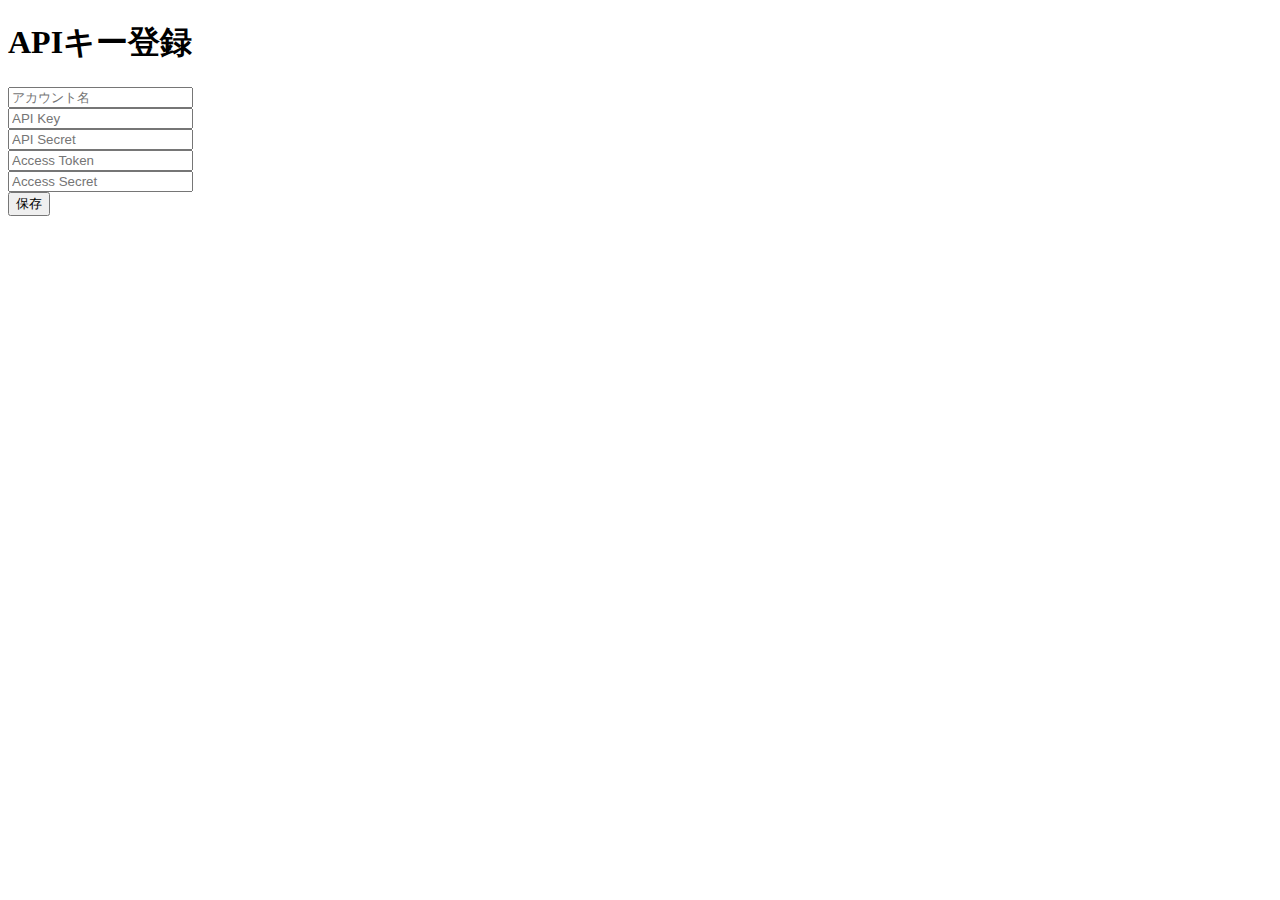
<file: static/index.html>
<!DOCTYPE html>
<html lang="ja">
<head>
    <meta charset="UTF-8">
    <title>X Bot Setup</title>
</head>
<body>
    <h1>APIキー登録</h1>
    <form id="accountForm">
        <input type="text" id="name" placeholder="アカウント名" required><br>
        <input type="text" id="api_key" placeholder="API Key" required><br>
        <input type="text" id="api_secret" placeholder="API Secret" required><br>
        <input type="text" id="access_token" placeholder="Access Token" required><br>
        <input type="text" id="access_secret" placeholder="Access Secret" required><br>
        <button type="submit">保存</button>
    </form>

    <script>
        document.getElementById('accountForm').onsubmit = async (e) => {
            e.preventDefault();
            const data = {
                name: document.getElementById('name').value,
                api_key: document.getElementById('api_key').value,
                api_secret: document.getElementById('api_secret').value,
                access_token: document.getElementById('access_token').value,
                access_token_secret: document.getElementById('access_secret').value
            };

            const res = await fetch('/accounts', {
                method: 'POST',
                headers: { 'Content-Type': 'application/json' },
                body: JSON.stringify(data)
            });
            
            if (res.ok) alert('保存しました！');
        };
    </script>
</body>
</html>
</file>
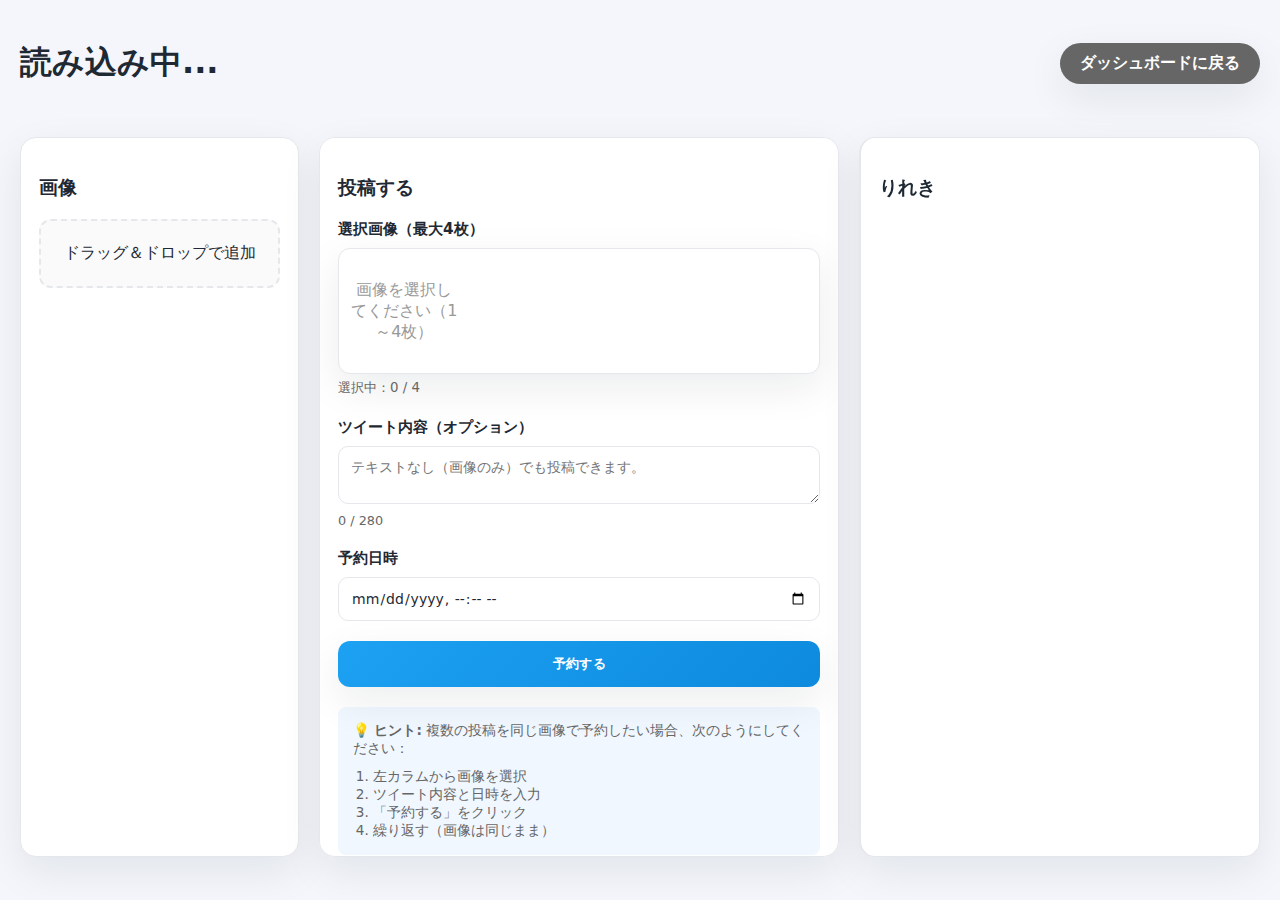
<file: static/account_detail.html>
<!DOCTYPE html>
<html lang="ja">
<head>
    <meta charset="UTF-8">
    <title>投稿管理 - X Manager</title>
    <link rel="stylesheet" href="style.css">
</head>
<body>
    <div class="container">
        <header>
            <h1 id="account-name">読み込み中...</h1>
            <a href="index.html" class="btn-add" style="background:#666;">ダッシュボードに戻る</a>
        </header>

        <div class="container-3col">
            <aside class="column images-col">
                <h3>画像</h3>
                <div id="drop-zone">ドラッグ＆ドロップで追加</div>
                <div id="image-gallery" class="gallery"></div>
            </aside>

            <main class="column form-col">
                <h3>投稿する</h3>
                
                <div class="form-group">
                    <label>選択画像（最大4枚）</label>
                    <div id="selected-image-preview" class="image-preview-multi">
                        <p style="color:#999; margin:0; text-align:center;">画像を選択してください（1～4枚）</p>
                    </div>
                    <small style="color:#666; display:block; margin-top:5px;" id="image-count">選択中：0 / 4</small>
                </div>
                
                <form id="tweetForm">
                    <div class="form-group">
                        <label for="content">ツイート内容（オプション）</label>
                        <textarea id="content" placeholder="テキストなし（画像のみ）でも投稿できます。"></textarea>
                        <small id="char-count">0 / 280</small>
                    </div>
                    
                    <div class="form-group">
                        <label for="scheduled_at">予約日時</label>
                        <input type="datetime-local" id="scheduled_at" required>
                    </div>
                    
                    <button type="submit" class="btn-save">予約する</button>
                </form>
                
                <div style="margin-top:20px; padding:15px; background:#f0f7ff; border-radius:8px;">
                    <p style="margin:0 0 10px 0; font-size:0.85em; color:#666;">
                        💡 <strong>ヒント:</strong> 複数の投稿を同じ画像で予約したい場合、次のようにしてください：
                    </p>
                    <ol style="margin:0; padding-left:20px; font-size:0.85em; color:#666;">
                        <li>左カラムから画像を選択</li>
                        <li>ツイート内容と日時を入力</li>
                        <li>「予約する」をクリック</li>
                        <li>繰り返す（画像は同じまま）</li>
                    </ol>
                </div>
            </main>

            <aside class="column history-col">
                <h3>りれき</h3>
                <div id="combined-timeline"></div>
            </aside>
        </div>
    </div>
    <script src="app.js"></script>
    <script>
        // このページが開かれた時に実行
        const urlParams = new URLSearchParams(window.location.search);
        const accountId = urlParams.get('id');
        if (accountId) {
            loadAccountDetail(accountId);
        }
    </script>
</body>
</html>
</file>
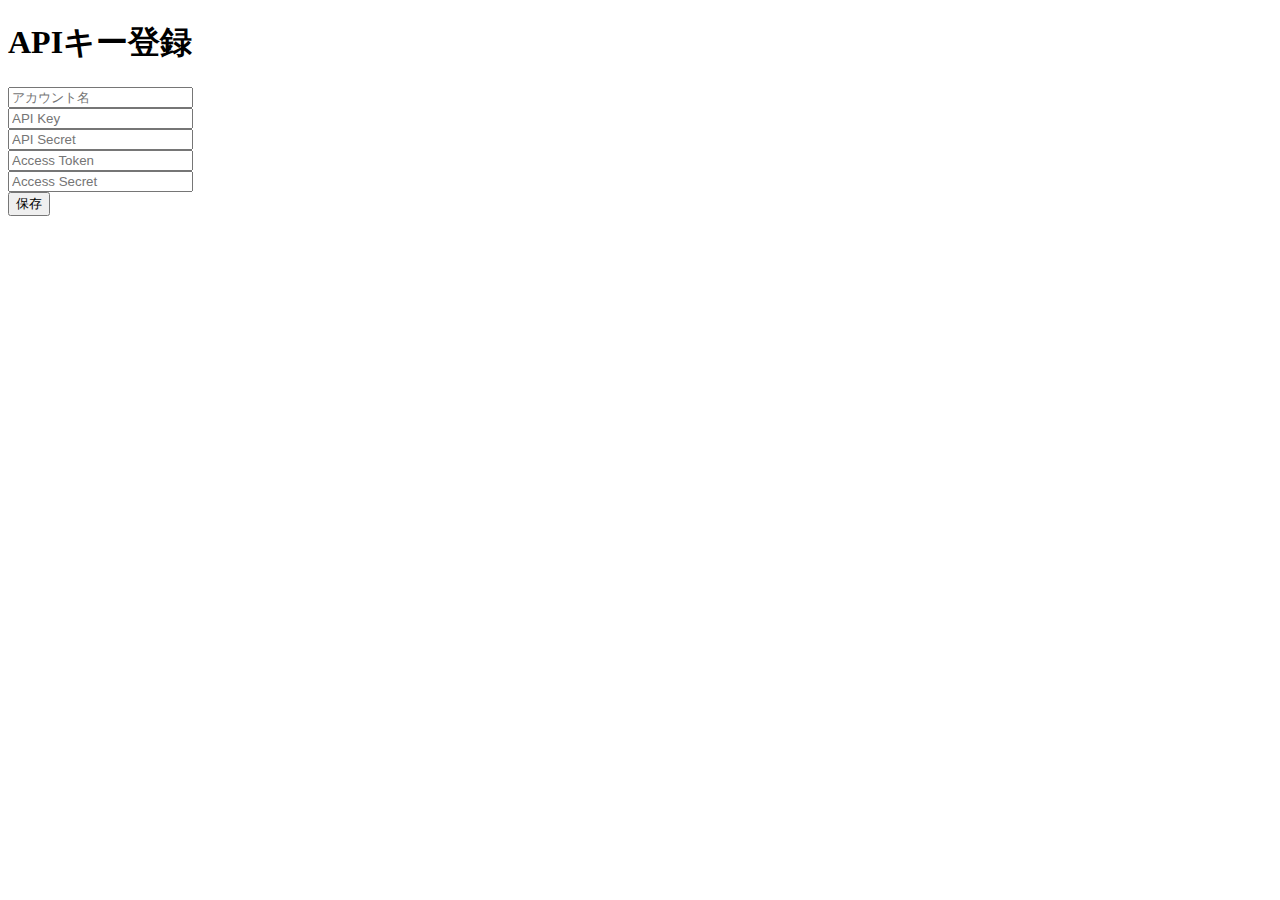
<file: static/edit_account.html>
<!DOCTYPE html>
<html lang="ja">

<head>
    <meta charset="UTF-8">
    <title>アカウント編集</title>
    <link rel="stylesheet" href="style.css?v=2">
</head>

<body>
    <div class="container" style="max-width: 400px;">
        <header style="display:flex; justify-content:space-between; align-items:center; margin-bottom:12px;">
            <h2 style="margin:0;">アカウント編集</h2>
            <button id="themeToggle" class="btn-ghost" type="button">🌙 ダーク</button>
        </header>
        <form id="editForm">
            <div class="form-group">
                <input type="text" id="name" name="name" placeholder="アカウント名" required>
            </div>
            <div class="form-group">
                <div style="display: flex; align-items: center; gap: 8px;">
                    <input type="password" id="api_key" name="api_key" placeholder="API Key (変更しない場合は空白)"
                        style="flex: 1;">
                    <button type="button" class="toggle-btn"
                        onclick="togglePasswordVisibility('api_key', this)">🙈</button>
                </div>
            </div>
            <div class="form-group">
                <div style="display: flex; align-items: center; gap: 8px;">
                    <input type="password" id="api_secret" name="api_secret" placeholder="API Secret (変更しない場合は空白)"
                        style="flex: 1;">
                    <button type="button" class="toggle-btn"
                        onclick="togglePasswordVisibility('api_secret', this)">🙈</button>
                </div>
            </div>
            <div class="form-group">
                <div style="display: flex; align-items: center; gap: 8px;">
                    <input type="password" id="access_token" name="access_token" placeholder="Access Token (変更しない場合は空白)"
                        style="flex: 1;">
                    <button type="button" class="toggle-btn"
                        onclick="togglePasswordVisibility('access_token', this)">🙈</button>
                </div>
            </div>
            <div class="form-group">
                <div style="display: flex; align-items: center; gap: 8px;">
                    <input type="password" id="access_token_secret" name="access_token_secret"
                        placeholder="Access Secret (変更しない場合は空白)" style="flex: 1;">
                    <button type="button" class="toggle-btn"
                        onclick="togglePasswordVisibility('access_token_secret', this)">🙈</button>
                </div>
            </div>
            <p style="color: #666; font-size: 0.9em; margin: 10px 0;">
                💡 APIキーを変更しない場合は、該当フィールドを空白のままにしてください
            </p>
            <button type="submit" class="btn-save">更新する</button>
            <p style="text-align: center;"><a href="index.html">戻る</a></p>
        </form>
    </div>
    <script src="app.js?v=2"></script>
    <script src="edit_account.js"></script>
</body>

</html>
</file>
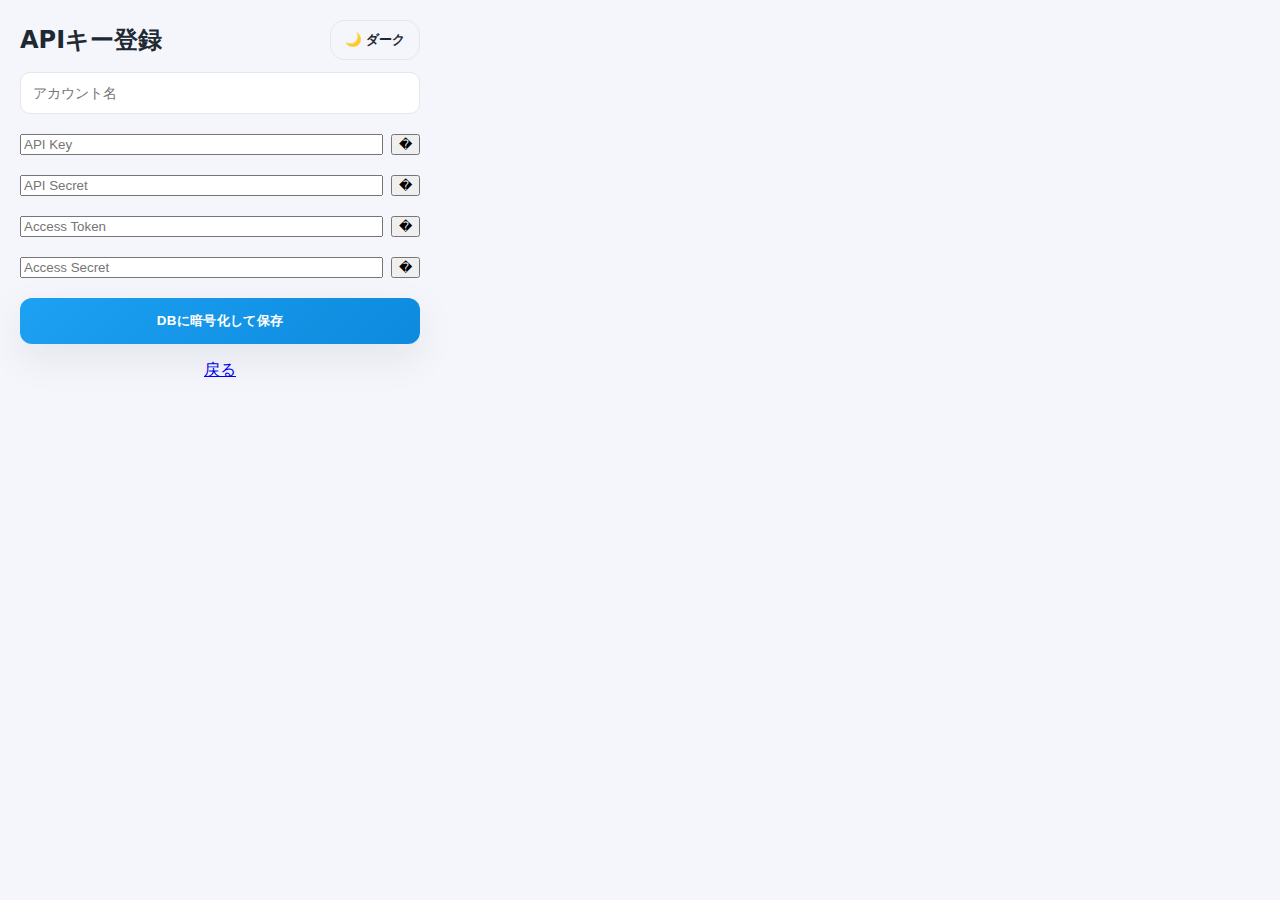
<file: static/register.html>
<!DOCTYPE html>
<html lang="ja">

<head>
    <meta charset="UTF-8">
    <title>アカウント登録</title>
    <link rel="stylesheet" href="style.css">
</head>

<body>
    <div class="container" style="max-width: 400px;">
        <header style="display:flex; justify-content:space-between; align-items:center; margin-bottom:12px;">
            <h2 style="margin:0;">APIキー登録</h2>
            <button id="themeToggle" class="btn-ghost" type="button">🌙 ダーク</button>
        </header>
        <form id="registerForm">
            <div class="form-group">
                <input type="text" id="name" name="name" placeholder="アカウント名" required>
            </div>
            <div class="form-group">
                <div style="display: flex; align-items: center; gap: 8px;">
                    <input type="password" id="api_key" name="api_key" placeholder="API Key" required style="flex: 1;">
                    <button type="button" class="toggle-btn"
                        onclick="togglePasswordVisibility('api_key', this)">�</button>
                </div>
            </div>
            <div class="form-group">
                <div style="display: flex; align-items: center; gap: 8px;">
                    <input type="password" id="api_secret" name="api_secret" placeholder="API Secret" required
                        style="flex: 1;">
                    <button type="button" class="toggle-btn"
                        onclick="togglePasswordVisibility('api_secret', this)">�</button>
                </div>
            </div>
            <div class="form-group">
                <div style="display: flex; align-items: center; gap: 8px;">
                    <input type="password" id="access_token" name="access_token" placeholder="Access Token" required
                        style="flex: 1;">
                    <button type="button" class="toggle-btn"
                        onclick="togglePasswordVisibility('access_token', this)">�</button>
                </div>
            </div>
            <div class="form-group">
                <div style="display: flex; align-items: center; gap: 8px;">
                    <input type="password" id="access_token_secret" name="access_token_secret"
                        placeholder="Access Secret" required style="flex: 1;">
                    <button type="button" class="toggle-btn"
                        onclick="togglePasswordVisibility('access_token_secret', this)">�</button>
                </div>
            </div>
            <button type="submit" class="btn-save">DBに暗号化して保存</button>
            <p style="text-align: center;"><a href="index.html">戻る</a></p>
        </form>
    </div>
    <script src="app.js?v=2"></script>
    <script src="register.js"></script>
</body>

</html>
</file>
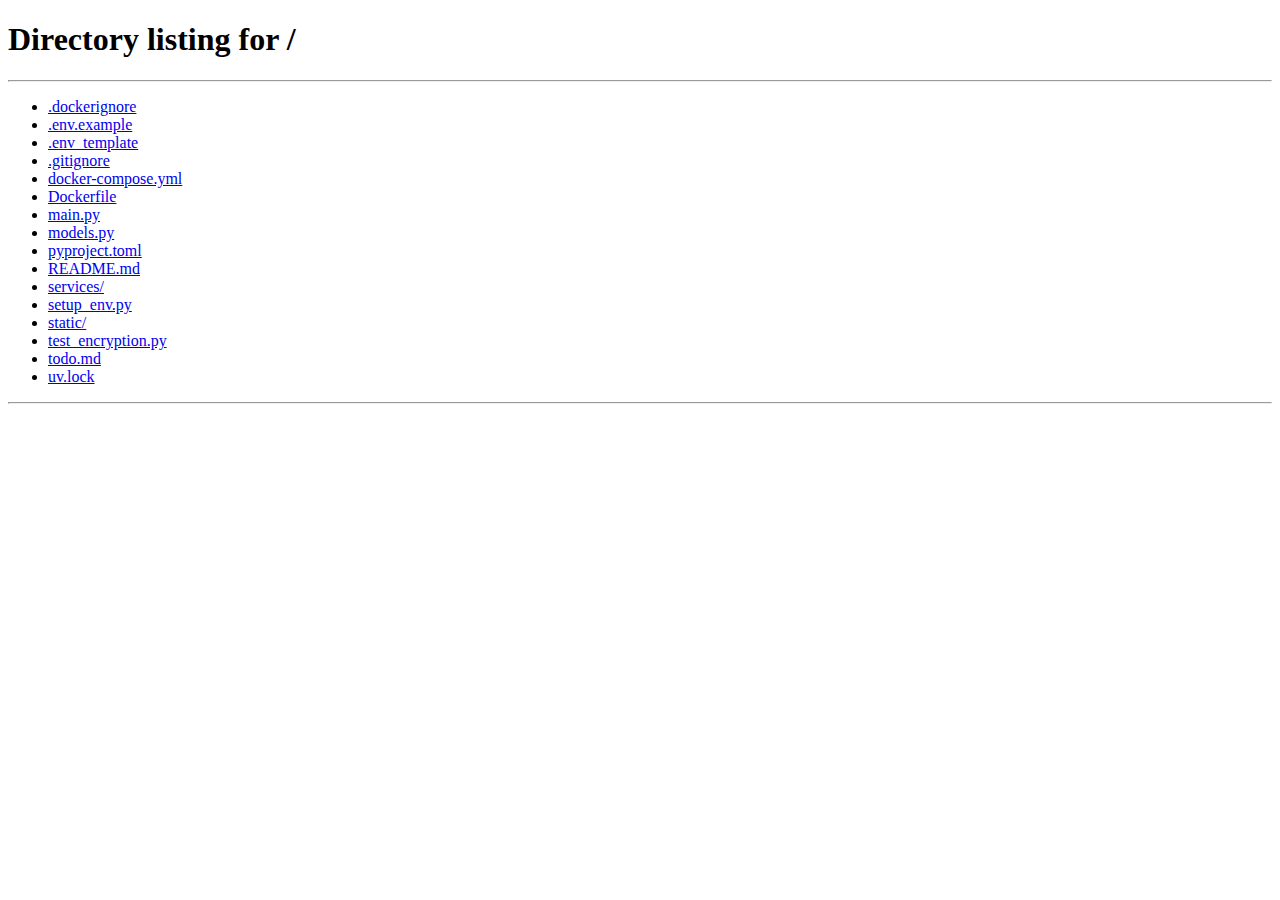
<file: static/schedule_settings.html>
<!DOCTYPE html>
<html lang="ja">

<head>
    <meta charset="UTF-8">
    <meta name="viewport" content="width=device-width, initial-scale=1.0">
    <title>スケジュール設定</title>
    <link rel="stylesheet" href="style.css">
</head>

<body>
    <div class="container">
        <h1>スケジュール設定</h1>

        <div class="back-link">
            <a href="account_detail.html" id="backToAccount">← アカウント詳細に戻る</a>
        </div>

        <!-- 新規作成フォーム -->
        <div class="form-section">
            <h2>新しいスケジュール設定を作成</h2>
            <div class="form-group">
                <label>設定名</label>
                <input type="text" id="scheduleName" placeholder="例: 平日スケジュール">
            </div>

            <div class="form-group">
                <label>投稿間隔を選択</label>
                <select id="intervalSelect" onchange="generateHours()"
                    style="padding:8px; font-size:1em; border:1px solid #ccc; border-radius:4px;">
                    <option value="">選択してください</option>
                    <option value="1">1時間ごと</option>
                    <option value="2">2時間ごと</option>
                    <option value="3">3時間ごと</option>
                    <option value="4">4時間ごと</option>
                    <option value="6">6時間ごと</option>
                    <option value="8">8時間ごと</option>
                    <option value="12">12時間ごと</option>
                    <option value="24">1日1回</option>
                </select>
            </div>

            <div class="form-group">
                <label>投稿時間を選択（複数選択可）</label>
                <div class="hours-grid" id="hoursGrid">
                    <!-- 時間チェックボックスが動的に生成されます -->
                </div>
            </div>

            <button onclick="createSchedule()" class="btn-primary">作成</button>
        </div>

        <!-- 既存のスケジュール一覧 -->
        <div class="schedules-section">
            <h2>保存済みスケジュール</h2>
            <div id="schedulesList">
                <!-- スケジュール一覧が動的に表示されます -->
            </div>
        </div>
    </div>

    <script src="schedule_settings.js"></script>
</body>

</html>
</file>
<file: static/style.css>
.card-preview-section {
    margin-top: 20px;
    background: var(--card);
    border: 1px solid var(--border);
    border-radius: 14px;
    padding: 12px;
    box-shadow: var(--shadow);
}

.card-preview-list {
    display: grid;
    gap: 10px;
}

.card-preview-item {
    border: 1px solid var(--border);
    border-radius: 12px;
    padding: 10px;
    background: var(--card);
    display: flex;
    gap: 10px;
    align-items: center;
    box-shadow: var(--shadow);
    cursor: grab;
    transition: all 0.2s ease;
}

.card-preview-item:hover {
    transform: translateY(-2px);
    box-shadow: 0 6px 16px rgba(0, 0, 0, 0.15);
}

.card-preview-item:active {
    cursor: grabbing;
}

.card-preview-thumb {
    width: 56px;
    height: 56px;
    border-radius: 12px;
    object-fit: cover;
    border: 1px solid var(--border);
}

.card-preview-meta h5 { margin: 0 0 6px 0; font-size: 0.95em; color: var(--text); }
.card-preview-meta p { margin: 0; color: var(--muted); font-size: 0.88em; }
/* 共通設定 */
:root {
    --bg: #f4f6fb;
    --card: #ffffff;
    --text: #1f2933;
    --muted: #5f6b7a;
    --border: #e5e7eb;
    --accent: #1da1f2;
    --accent-strong: #0d8add;
    --shadow: 0 14px 40px rgba(17, 24, 39, 0.08);
    --tab-bg: #e9f5ff;
    --tab-text: #0b4c75;
    --scrollbar-thumb: rgba(0, 0, 0, 0.15);
    --scrollbar-thumb-hover: rgba(0, 0, 0, 0.25);
}

body.dark {
    --bg: #0f172a;
    --card: #111827;
    --text: #e5e7eb;
    --muted: #94a3b8;
    --border: #1f2937;
    --accent: #38bdf8;
    --accent-strong: #0ea5e9;
    --shadow: 0 14px 40px rgba(0, 0, 0, 0.4);
    --tab-bg: rgba(56, 189, 248, 0.12);
    --tab-text: #e0f2fe;
    --scrollbar-thumb: rgba(255, 255, 255, 0.15);
    --scrollbar-thumb-hover: rgba(255, 255, 255, 0.25);
}

kbd {
    background: var(--card);
    border: 1px solid var(--border);
    border-radius: 4px;
    padding: 2px 6px;
    font-family: 'Consolas', 'Monaco', monospace;
    font-size: 0.85em;
    font-weight: 600;
    color: var(--text);
    box-shadow: 0 1px 2px rgba(0,0,0,0.1);
}

body {
    font-family: 'Inter', 'Segoe UI', system-ui, -apple-system, sans-serif;
    background: var(--bg);
    margin: 0;
    padding: 0;
    color: var(--text);
    transition: background 0.25s ease, color 0.25s ease;
}

.container {
    max-width: 100%;
    margin: 0;
    padding: 20px;
}

/* ヘッダー */
header {
    display: flex;
    justify-content: space-between;
    align-items: center;
    margin-bottom: 30px;
}

.btn-add {
    background: var(--accent);
    color: white;
    border: none;
    padding: 10px 20px;
    border-radius: 25px;
    cursor: pointer;
    font-weight: 700;
    text-decoration: none;
    box-shadow: var(--shadow);
    transition: transform 0.15s ease, box-shadow 0.2s ease, background 0.2s ease;
}

.btn-add:hover { transform: translateY(-1px); background: var(--accent-strong); }
.btn-add:active { transform: translateY(0); box-shadow: none; }

.btn-ghost {
    background: transparent;
    color: var(--text);
    border: 1px solid var(--border);
    padding: 10px 14px;
    border-radius: 14px;
    cursor: pointer;
    font-weight: 600;
    transition: background 0.2s ease, color 0.2s ease, border-color 0.2s ease;
}

.btn-ghost:hover { background: var(--tab-bg); color: var(--tab-text); border-color: var(--accent); }

/* ダッシュボード（カード） */
.grid {
    display: grid;
    grid-template-columns: repeat(auto-fill, minmax(280px, 1fr));
    gap: 20px;
}

.card {
    background: var(--card);
    border: 1px solid var(--border);
    border-radius: 12px;
    padding: 20px;
    box-shadow: var(--shadow);
    transition: background 0.25s ease, border-color 0.25s ease;
}

.card h3 {
    margin: 0 0 15px 0;
    color: var(--accent);
    border-bottom: 1px solid var(--border);
    padding-bottom: 10px;
}

.card p {
    margin: 8px 0;
    font-size: 0.9em;
    line-height: 1.4;
    color: var(--text);
}

.card .label {
    font-weight: bold;
    color: var(--muted);
    font-size: 0.8em;
    display: block;
}

/* フォーム */
.form-group {
    margin-bottom: 20px;
}

.form-group label {
    display: block;
    font-weight: 600;
    margin-bottom: 8px;
    color: var(--text);
    font-size: 0.95em;
}

textarea,
input[type="datetime-local"],
input[type="text"],
select {
    width: 100%;
    padding: 12px;
    border: 1px solid var(--border);
    border-radius: 10px;
    font-family: 'Inter', 'Segoe UI', system-ui, sans-serif;
    font-size: 14px;
    box-sizing: border-box;
    background: var(--card);
    color: var(--text);
    transition: border-color 0.15s ease, box-shadow 0.15s ease, background 0.2s ease;
}

textarea:focus,
input[type="datetime-local"]:focus,
input[type="text"]:focus,
select:focus {
    outline: none;
    border-color: var(--accent);
    box-shadow: 0 0 0 3px rgba(29, 161, 242, 0.18);
}

#char-count {
    display: block;
    margin-top: 5px;
    font-size: 0.8em;
    color: #666;
}

.image-preview {
    display: flex;
    gap: 10px;
    flex-wrap: wrap;
    padding: 10px;
    background: #f9f9f9;
    border-radius: 6px;
    min-height: 50px;
    align-items: flex-start;
}

.image-preview img {
    max-width: 80px;
    max-height: 80px;
    border-radius: 4px;
    object-fit: cover;
}

.btn-save {
    width: 100%;
    background: linear-gradient(135deg, var(--accent), var(--accent-strong));
    color: white;
    border: none;
    padding: 14px;
    border-radius: 12px;
    cursor: pointer;
    font-weight: 700;
    letter-spacing: 0.3px;
    box-shadow: var(--shadow);
    transition: transform 0.15s ease, box-shadow 0.2s ease;
}
.btn-save:hover { transform: translateY(-1px); }
.btn-save:active { transform: translateY(0); box-shadow: none; }
.container-3col {
    display: flex;
    gap: 20px;
    height: 80vh;
}
.column {
    background: var(--card);
    padding: 18px;
    border-radius: 16px;
    overflow-y: auto;
    box-shadow: var(--shadow);
    border: 1px solid var(--border);
}
.images-col { flex: 1; }
.form-col   { flex: 2; }
.history-col { flex: 1.5; border-left: 2px solid var(--border); }

.history-grid { display: grid; grid-template-columns: 1fr 1fr; gap: 12px; }
.history-card { background: var(--card); border: 1px solid var(--border); border-radius: 12px; padding: 12px; box-shadow: var(--shadow); overflow-y: auto; max-height: 70vh; scrollbar-width: thin; scrollbar-color: var(--scrollbar-thumb) transparent; }
.history-card h4 { margin: 0 0 8px 0; color: var(--text); position: sticky; top: 0; background: var(--card); padding-bottom: 8px; border-bottom: 1px solid var(--border); z-index: 1; }

/* カスタムスクロールバー（Webkit系） */
.history-card::-webkit-scrollbar { width: 8px; }
.history-card::-webkit-scrollbar-track { background: transparent; border-radius: 4px; }
.history-card::-webkit-scrollbar-thumb { background: var(--scrollbar-thumb); border-radius: 4px; transition: background 0.2s; }
.history-card::-webkit-scrollbar-thumb:hover { background: var(--scrollbar-thumb-hover); }

/* ギャラリー */
.gallery { display: grid; grid-template-columns: repeat(auto-fill, minmax(120px, 1fr)); gap: 10px; }
.gallery-img, .gallery img { width: 100%; cursor: pointer; border-radius: 10px; transition: all 0.2s; position: relative; border: 2px solid transparent; }
.gallery-img:hover { transform: translateY(-2px); box-shadow: var(--shadow); }
.gallery-img.selected, .gallery img.selected { border: 2px solid var(--accent); box-shadow: 0 10px 20px rgba(29, 161, 242, 0.25); }
.gallery-img::after {
    content: attr(data-order);
    position: absolute;
    top: 6px;
    left: 6px;
    width: 26px;
    height: 26px;
    border-radius: 8px;
    background: var(--accent);
    color: #fff;
    font-weight: 700;
    font-size: 13px;
    display: flex;
    align-items: center;
    justify-content: center;
    box-shadow: 0 2px 6px rgba(0, 0, 0, 0.25);
    opacity: 0;
    transform: translateY(-4px);
    transition: opacity 0.15s ease, transform 0.15s ease;
}
.gallery-img[data-order]::after { opacity: 1; transform: translateY(0); }
/* ドロップゾーン */
#drop-zone {
    border: 2px dashed var(--border);
    padding: 22px;
    text-align: center;
    cursor: pointer;
    margin-bottom: 12px;
    border-radius: 12px;
    background: rgba(0,0,0,0.02);
    transition: background 0.2s ease, border-color 0.2s ease;
}
#drop-zone:hover {
    background: var(--tab-bg);
    border-color: var(--accent);
}

/* タイムライン */
.timeline-item {
    padding: 12px;
    margin-bottom: 12px;
    border-radius: 12px;
    background: linear-gradient(135deg, rgba(0,0,0,0.02), rgba(29,161,242,0.05));
    border-left: 4px solid var(--border);
    box-shadow: var(--shadow);
}
.timeline-item.posted {
    border-left-color: #22c55e;
}
.timeline-item.scheduled {
    border-left-color: #facc15;
}
.status-badge {
    display: inline-block;
    font-size: 12px;
    margin-right: 5px;
}
.timeline-item p {
    margin: 5px 0;
}
.timeline-item small {
    color: #666;
    font-size: 0.8em;
}

/* 複数画像選択プレビュー */
.image-preview-multi {
    display: grid;
    grid-template-columns: repeat(4, 1fr);
    gap: 10px;
    padding: 12px;
    background: var(--card);
    border-radius: 12px;
    min-height: 100px;
    align-items: center;
    justify-items: center;
    border: 1px solid var(--border);
    box-shadow: var(--shadow);
}

.image-preview-multi img {
    max-width: 100%;
    max-height: 100%;
    border-radius: 4px;
    object-fit: cover;
    aspect-ratio: 1;
    position: relative;
}

.image-item {
    position: relative;
    width: 100%;
    aspect-ratio: 1;
}

.image-item img {
    width: 100%;
    height: 100%;
}

.remove-btn {
    position: absolute;
    top: -8px;
    right: -8px;
    background: #dc3545;
    color: white;
    border: none;
    border-radius: 50%;
    width: 24px;
    height: 24px;
    padding: 0;
    cursor: pointer;
    font-size: 16px;
    line-height: 1;
}

.remove-btn:hover {
    background: #c82333;
}
/* 一括予約モード用スタイル */
#bulkTweetForm select { cursor: pointer; }

#bulk_preview {
    background: linear-gradient(135deg, rgba(29,161,242,0.04), rgba(255,255,255,0.9));
    border: 1px solid var(--border);
    border-radius: 12px;
    padding: 12px;
    max-height: 300px;
    overflow-y: auto;
    font-size: 0.9em;
    box-shadow: var(--shadow);
}

#bulk_preview > div > div {
    transition: background-color 0.2s ease;
}

#bulk_preview > div > div:hover {
    background-color: #f0f7ff !important;
}

#bulk_text_input_group textarea {
    width: 100%;
    padding: 10px;
    border: 1px solid #ccc;
    border-radius: 6px;
    font-size: 14px;
    resize: vertical;
    min-height: 80px;
}

#bulk_text_input_group textarea:focus {
    outline: none;
    border-color: #1da1f2;
    box-shadow: 0 0 0 3px rgba(29, 161, 242, 0.1);
}

#bulk_text_preview {
    display: block;
    padding: 8px;
    background: #f0f7ff;
    border-left: 3px solid #1da1f2;
    margin-top: 8px;
    border-radius: 2px;
}

/* タブ */
.tab-nav {
    display: inline-flex;
    gap: 8px;
    background: var(--card);
    padding: 6px;
    border-radius: 14px;
    border: 1px solid var(--border);
    box-shadow: var(--shadow);
    margin-bottom: 16px;
}

.tab-btn {
    border: none;
    background: transparent;
    padding: 10px 18px;
    border-radius: 12px;
    font-weight: 700;
    color: var(--muted);
    cursor: pointer;
    letter-spacing: 0.1px;
    transition: all 0.15s ease;
}

.tab-btn:hover { color: var(--text); background: rgba(0,0,0,0.03); }
.tab-btn.active {
    background: var(--tab-bg);
    color: var(--tab-text);
    box-shadow: inset 0 1px 0 rgba(255,255,255,0.2);
}

.tab-panel { animation: fadeIn 0.18s ease; }

@keyframes fadeIn {
    from { opacity: 0; transform: translateY(6px); }
    to { opacity: 1; transform: translateY(0); }
}
</file>
